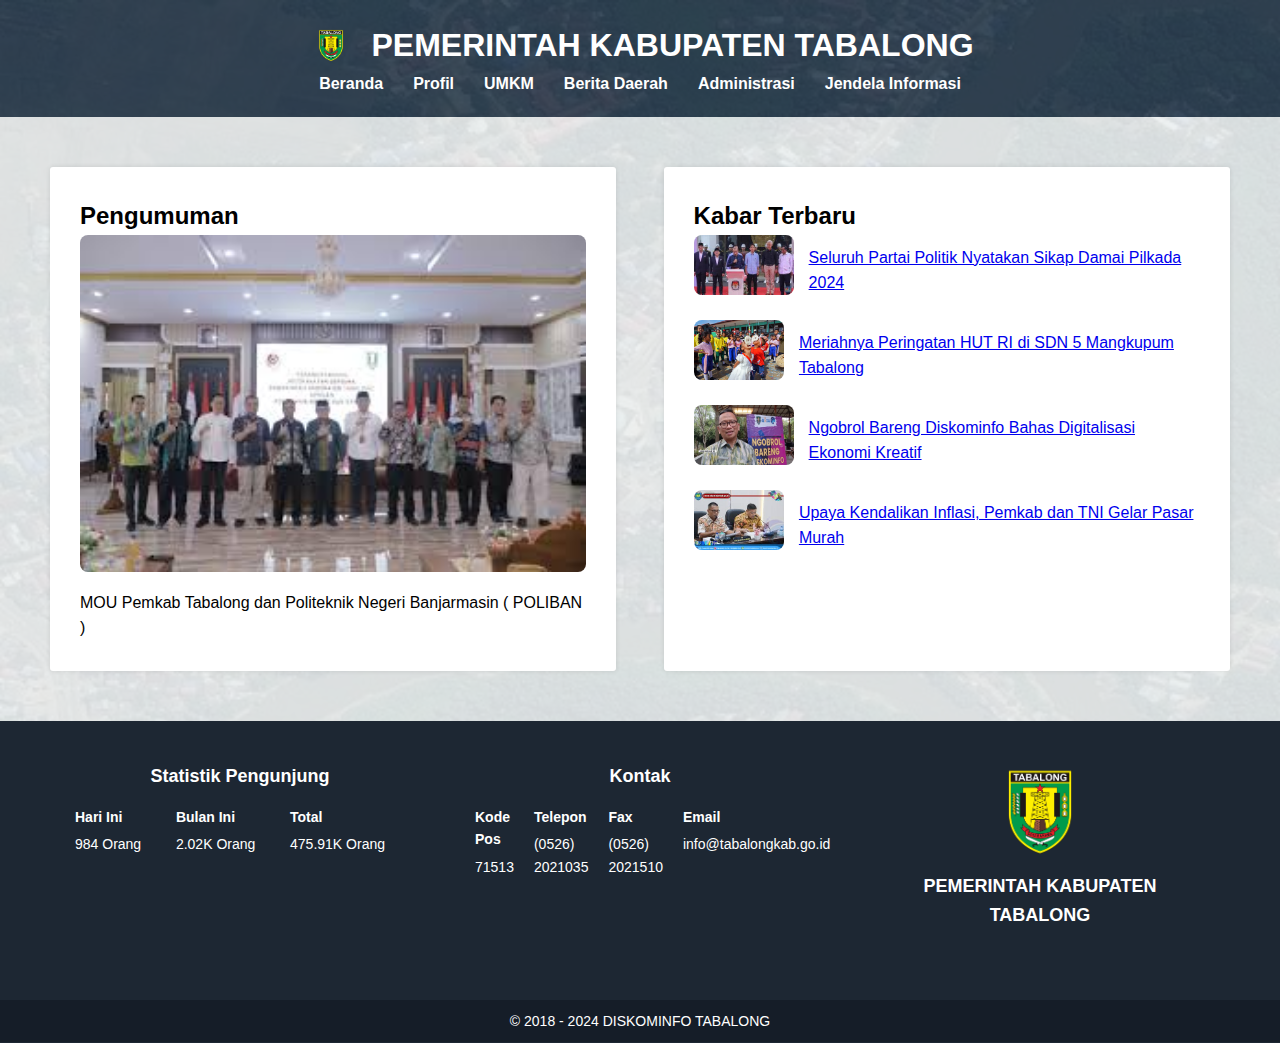
<file: index.html>
<!DOCTYPE html>
<html lang="en">
  <head>
    <meta charset="UTF-8" />
    <meta name="viewport" content="width=device-width, initial-scale=1.0" />
    <meta http-equiv="X-UA-Compatible" content="ie=edge" />
    <title>Simple Website with Images</title>
    <link rel="stylesheet" href="styles.css" />
    <style>
      /* Footer Styles */
      footer {
        background-color: #2b2f33;
        color: #ffffff;
        text-align: center;
        font-size: 14px;
      }

      .footer-container {
        max-width: 1200px;
        margin: 0 auto;
        display: flex;
        justify-content: space-between;
        flex-wrap: wrap;
      }

      .footer-section {
        flex: 1;
        padding: 20px;
        min-width: 200px;
      }

      .footer-section p,
      .footer-section strong {
        margin: 5px 0;
      }

      .footer-section img {
        height: 60px;
      }

      .footer-section h4 {
        margin-bottom: 10px;
        font-size: 18px;
      }

      .footer-bottom {
        margin-top: 20px;
      }

      .footer-bottom p {
        margin: 5px 0;
        font-size: 13px;
      }
    </style>
  </head>
  <body>
    <header>
      <div class="logo">
        <img src="Images/logo.png" alt="Logo Kabupaten Tabalong" />
        <h1>PEMERINTAH KABUPATEN TABALONG</h1>
      </div>
      <nav>
        <ul>
          <li><a href="#">Beranda</a></li>
          <li><a href="#">Profil</a></li>
          <li><a href="#">UMKM</a></li>
          <li><a href="#">Berita Daerah</a></li>
          <li><a href="#">Administrasi</a></li>
          <li><a href="#">Jendela Informasi</a></li>
        </ul>
      </nav>
    </header>

    <main>
      <section class="main-content">
        <div class="announcement">
          <h2>Pengumuman</h2>
          <img src="Images/announcement.png" alt="Announcement Image" />
          <p>
            MOU Pemkab Tabalong dan Politeknik Negeri Banjarmasin ( POLIBAN )
          </p>
        </div>

        <div class="latest-news">
          <h2>Kabar Terbaru</h2>
          <ul>
            <li>
              <img src="Images/news1.jpg" alt="News 1 Image" /><a href="#"
                >Seluruh Partai Politik Nyatakan Sikap Damai Pilkada 2024</a
              >
            </li>
            <li>
              <img src="Images/news2.jpg" alt="News 2 Image" /><a href="#"
                >Meriahnya Peringatan HUT RI di SDN 5 Mangkupum Tabalong</a
              >
            </li>
            <li>
              <img src="Images/news3.jpg" alt="News 3 Image" /><a href="#"
                >Ngobrol Bareng Diskominfo Bahas Digitalisasi Ekonomi Kreatif</a
              >
            </li>
            <li>
              <img src="Images/news4.jpg" alt="News 4 Image" /><a href="#"
                >Upaya Kendalikan Inflasi, Pemkab dan TNI Gelar Pasar Murah</a
              >
            </li>
          </ul>
        </div>
      </section>
    </main>

    <footer>
      <footer>
        <div class="footer-container">
          <div class="footer-section statistics">
            <h4>Statistik Pengunjung</h4>
            <div class="stats">
              <div>
                <strong>Hari Ini</strong>
                <p>984 Orang</p>
              </div>
              <div>
                <strong>Bulan Ini</strong>
                <p>2.02K Orang</p>
              </div>
              <div>
                <strong>Total</strong>
                <p>475.91K Orang</p>
              </div>
            </div>
          </div>

          <div class="footer-section contact">
            <h4>Kontak</h4>
            <div class="contact-info">
              <div>
                <strong>Kode Pos</strong>
                <p>71513</p>
              </div>
              <div>
                <strong>Telepon</strong>
                <p>(0526) 2021035</p>
              </div>
              <div>
                <strong>Fax</strong>
                <p>(0526) 2021510</p>
              </div>
              <div>
                <strong>Email</strong>
                <p>info@tabalongkab.go.id</p>
              </div>
            </div>
          </div>

          <div class="footer-section logo-section">
            <img src="Images/logo.png" alt="Logo Tabalong" />
            <h4>PEMERINTAH KABUPATEN TABALONG</h4>
          </div>
        </div>
        <div class="footer-bottom">
          <p>&copy; 2018 - 2024 DISKOMINFO TABALONG</p>
        </div>
      </footer>
    </footer>
  </body>
</html>
</file>
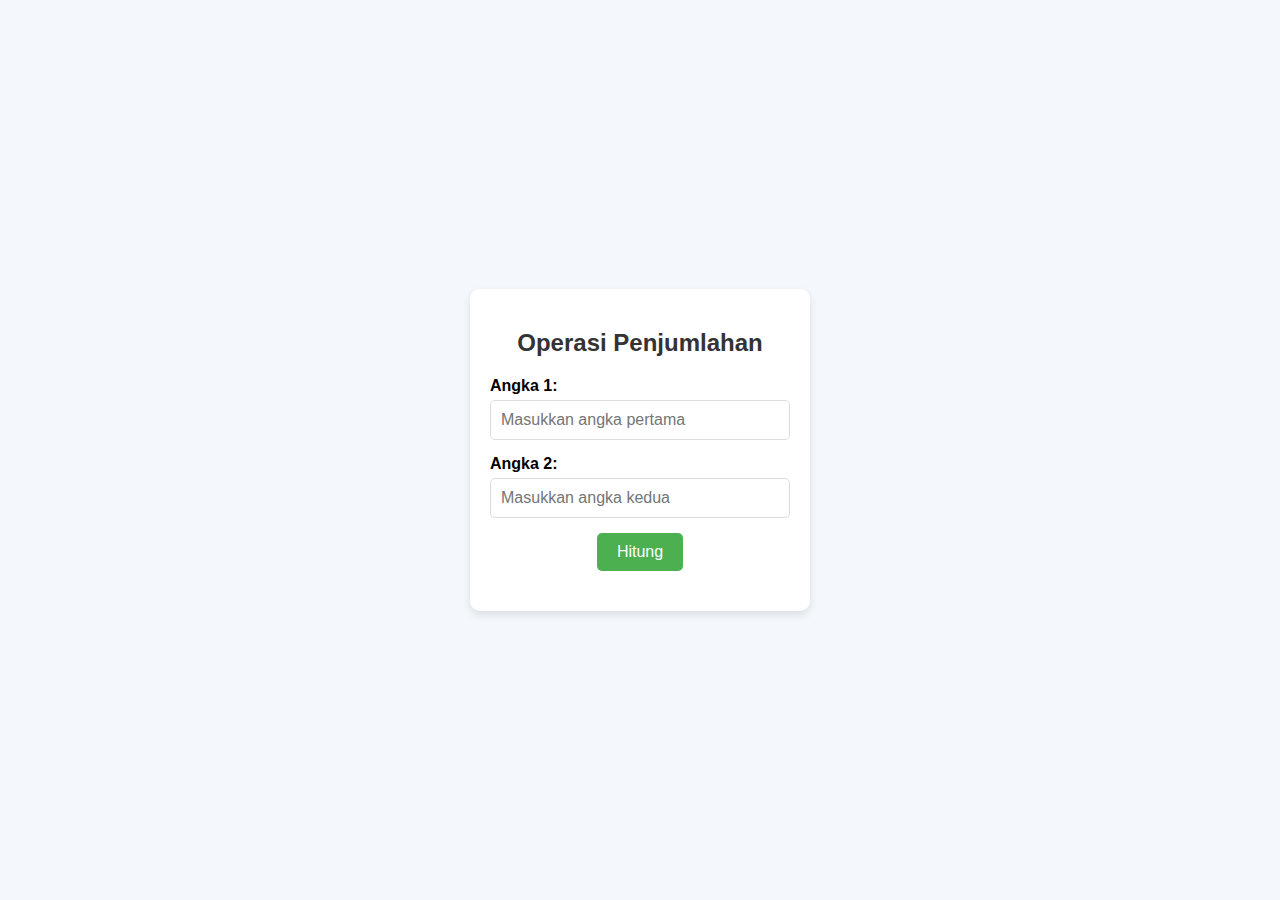
<file: codelab1/index.html>
<!DOCTYPE html>
<html lang="id">
<head>
    <meta charset="UTF-8">
    <meta name="viewport" content="width=device-width, initial-scale=1.0">
    <title>Operasi Penjumlahan</title>
    <link rel="stylesheet" href="styles.css">
    <script src="script.js" defer></script>
</head>
<body>
    <div class="container">
        <h2>Operasi Penjumlahan</h2>
        <div class="form-group">
            <label for="angka1">Angka 1:</label>
            <input type="number" id="angka1" placeholder="Masukkan angka pertama">
        </div>
        <div class="form-group">
            <label for="angka2">Angka 2:</label>
            <input type="number" id="angka2" placeholder="Masukkan angka kedua">
        </div>
        <button onclick="tambah()">Hitung</button>
        <p id="hasil"></p>
    </div>
</body>
</html>
</file>
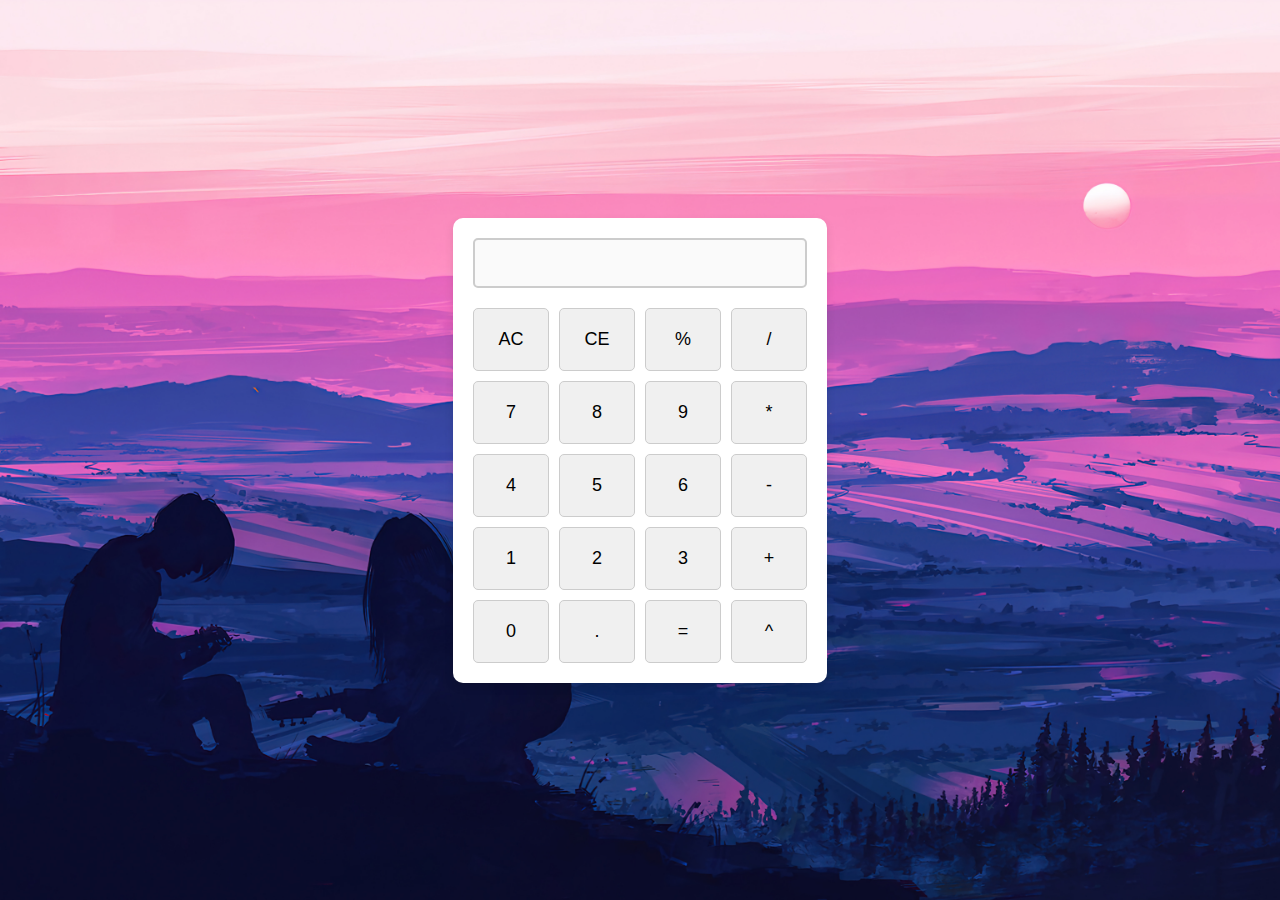
<file: Demo1/index.html>
<!DOCTYPE html>
<html lang="id">
<head>
  <meta charset="UTF-8">
  <meta name="viewport" content="width=device-width, initial-scale=1.0">
  <title>Kalkulator Sederhana</title>
  <link rel="stylesheet" href="styles.css">
</head>
<body>
  <div class="calculator">
    <div class="display">
      <input type="text" id="result" disabled>
    </div>
    <div class="buttons">
      <button class="button" onclick="clearAll()">AC</button>
      <button class="button" onclick="clearEntry()">CE</button>
      <button class="button" onclick="appendToDisplay('%')">%</button>
      <button class="button" onclick="appendToDisplay('/')">/</button>
      <button class="button" onclick="appendToDisplay('7')">7</button>
      <button class="button" onclick="appendToDisplay('8')">8</button>
      <button class="button" onclick="appendToDisplay('9')">9</button>
      <button class="button" onclick="appendToDisplay('*')">*</button>
      <button class="button" onclick="appendToDisplay('4')">4</button>
      <button class="button" onclick="appendToDisplay('5')">5</button>
      <button class="button" onclick="appendToDisplay('6')">6</button>
      <button class="button" onclick="appendToDisplay('-')">-</button>
      <button class="button" onclick="appendToDisplay('1')">1</button>
      <button class="button" onclick="appendToDisplay('2')">2</button>
      <button class="button" onclick="appendToDisplay('3')">3</button>
      <button class="button" onclick="appendToDisplay('+')">+</button>
      <button class="button" onclick="appendToDisplay('0')">0</button>
      <button class="button" onclick="appendToDisplay('.')">.</button>
      <button class="button" onclick="calculateResult()">=</button>
      <button class="button" onclick="appendToDisplay('**')">^</button>
    </div>
  </div>

  <script src="script.js"></script>
</body>
</html>
</file>
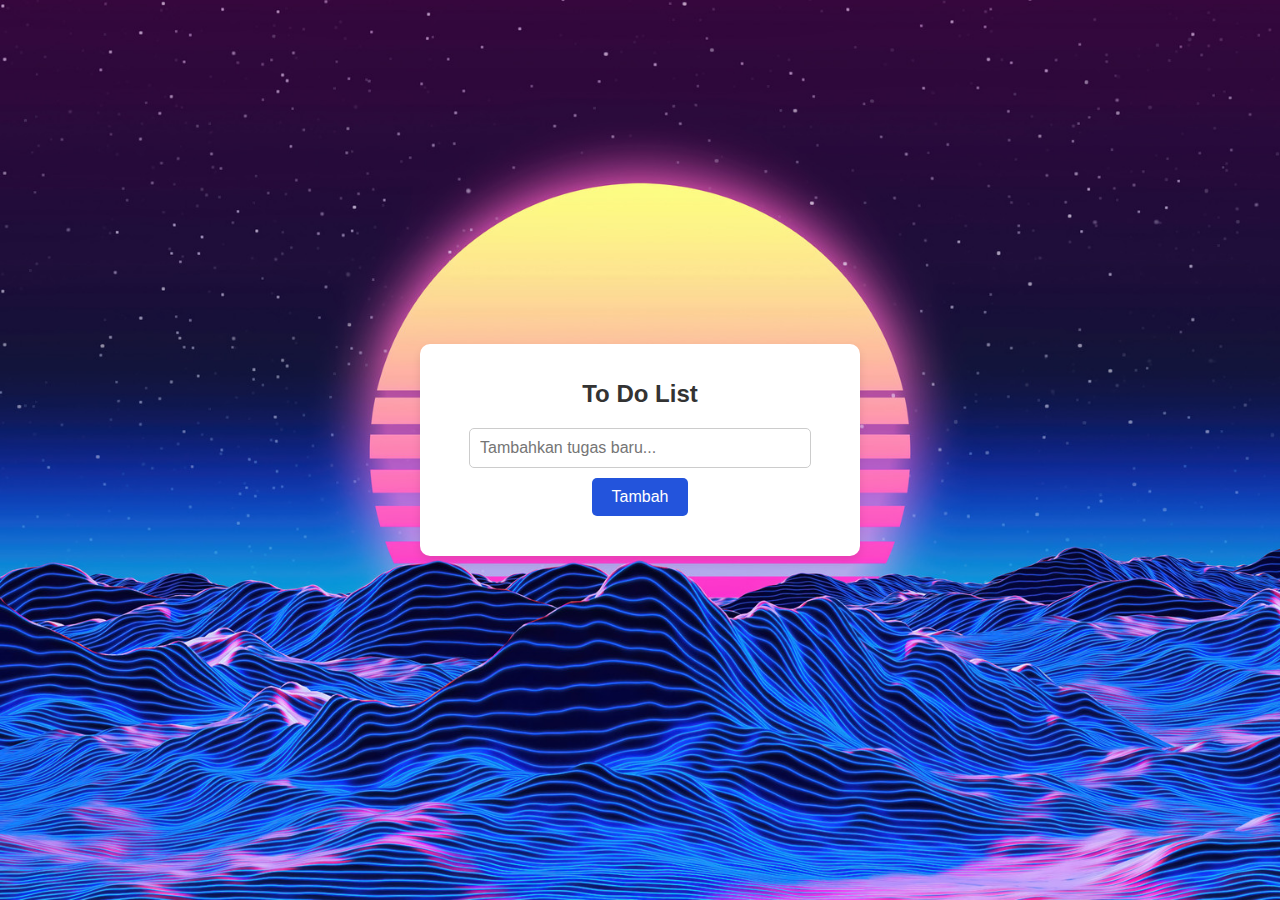
<file: Demo2/index.html>
<!DOCTYPE html>
<html lang="id">
<head>
    <meta charset="UTF-8">
    <meta name="viewport" content="width=device-width, initial-scale=1.0">
    <title>To Do List</title>
    <link rel="stylesheet" href="style.css">
</head>
<body>
    <div class="container">
        <h1>To Do List</h1>
        <input type="text" id="taskInput" placeholder="Tambahkan tugas baru..." />
        <button id="addBtn">Tambah</button>
        
        <ul id="taskList"></ul>
    </div>

    <script src="script.js"></script>
</body>
</html>
</file>
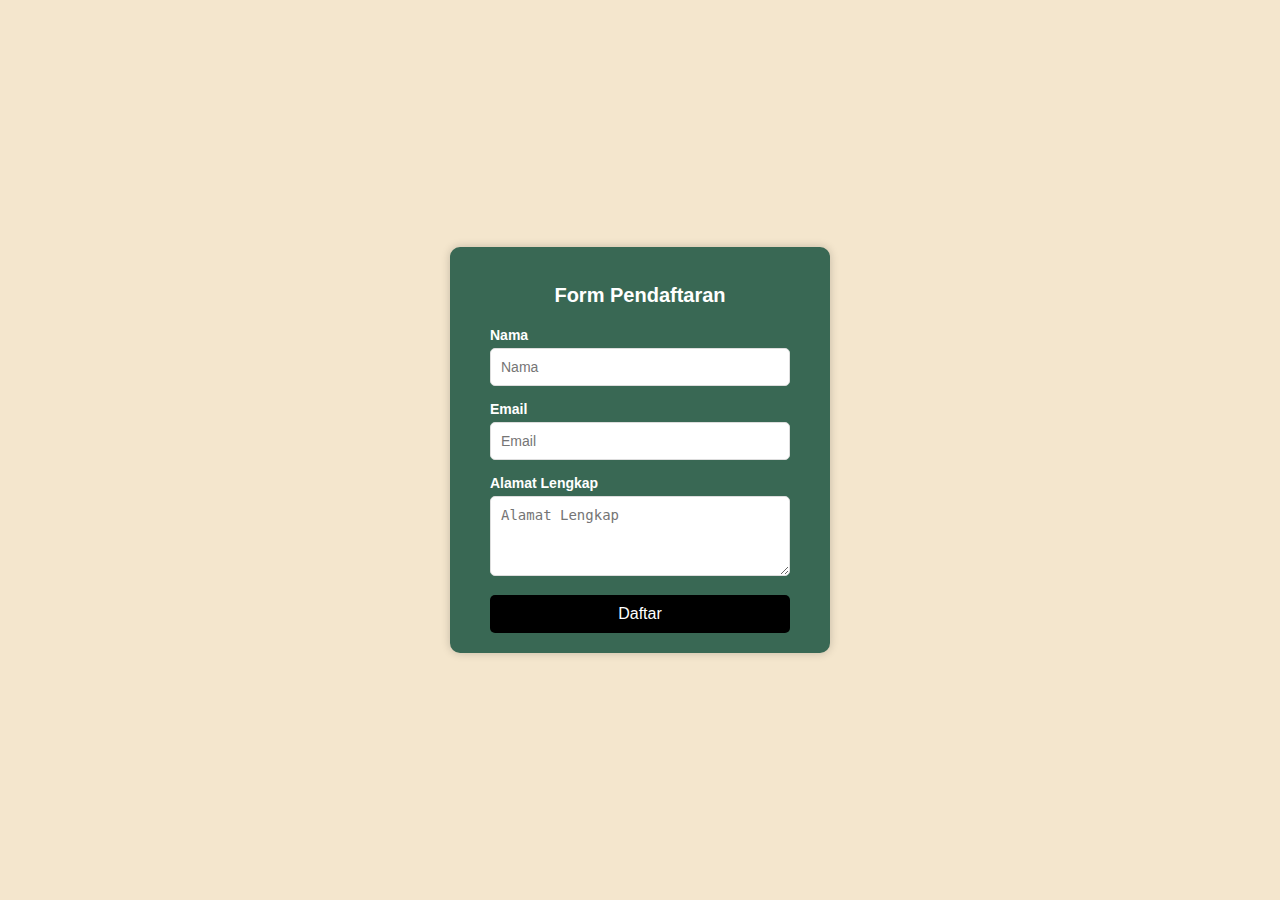
<file: Codelab2/validation.html>
<!DOCTYPE html>
<html lang="en">
  <head>
    <meta charset="UTF-8" />
    <meta name="viewport" content="width=device-width, initial-scale=1.0" />
    <title>Form Pendaftaran</title>
    <style>
      body {
        font-family: Arial, sans-serif;
        background-color: #f4e6cd;
        display: flex;
        justify-content: center;
        align-items: center;
        height: 100vh;
        margin: 0;
      }
      .form-container {
        background-color: #396854;
        padding: 20px 40px;
        border-radius: 10px;
        box-shadow: 0 0 10px rgba(0, 0, 0, 0.2);
        width: 300px;
      }
      h2 {
        color: #fff;
        text-align: center;
        margin-bottom: 20px;
        font-size: 20px;
      }
      label {
        color: #fff;
        font-size: 14px;
        font-weight: bold;
        display: block;
        margin-bottom: 5px;
      }
      input[type="text"],
      input[type="email"],
      textarea {
        width: 100%;
        padding: 10px;
        margin-bottom: 15px;
        border: 1px solid #ddd;
        border-radius: 5px;
        font-size: 14px;
        box-sizing: border-box;
      }
      textarea {
        resize: vertical;
        height: 80px;
      }
      button {
        width: 100%;
        padding: 10px;
        background-color: #000;
        color: #fff;
        border: none;
        border-radius: 5px;
        font-size: 16px;
        cursor: pointer;
      }
      button:hover {
        background-color: #333;
      }
    </style>
  </head>
  <body>
    <div class="form-container">
      <h2>Form Pendaftaran</h2>
      <form id="formPendaftaran">
        <label for="nama">Nama</label>
        <input type="text" id="nama" placeholder="Nama" required />

        <label for="email">Email</label>
        <input type="email" id="email" placeholder="Email" required />

        <label for="alamat">Alamat Lengkap</label>
        <textarea id="alamat" placeholder="Alamat Lengkap" required></textarea>

        <button type="button" onclick="validateForm()">Daftar</button>
      </form>
    </div>

    <script>
      function validateForm() {
        let nama = document.getElementById("nama").value;
        let email = document.getElementById("email").value;
        let alamat = document.getElementById("alamat").value;

        if (!nama || !email || !alamat) {
          alert("Semua data harus diisi.");
        } else {
          alert("Formulir berhasil dikirim!");
        }
      }
    </script>
  </body>
</html>
</file>
<file: styles.css>
* {
  margin: 0;
  padding: 0;
  box-sizing: border-box;
}

body {
  font-family: Arial, sans-serif;
  line-height: 1.6;
  padding-bottom: px; /* Memberi ruang di bawah untuk footer */
  background-image: url("Images/background.jpg"); /* Ganti dengan nama file gambar latar belakang */
  background-size: cover; /* Menyesuaikan gambar dengan ukuran layar */
  background-position: center; /* Memusatkan gambar */
  background-repeat: no-repeat; /* Tidak mengulang gambar */
}

header {
  background-color: rgba(44, 62, 80, 0.9); /* Tambahkan transparansi */
  color: white;
  padding: 20px 0;
}

header .logo {
  display: flex;
  align-items: center;
  justify-content: center;
}

header .logo img {
  width: 50px;
  margin-right: 15px;
}

header .logo h1 {
  text-align: center;
}

nav ul {
  display: flex;
  justify-content: center;
  list-style: none;
}

nav ul li {
  margin: 0 15px;
}

nav ul li a {
  color: white;
  text-decoration: none;
  font-weight: bold;
}

main {
  padding: 50px;
  background-color: rgba(
    236,
    240,
    241,
    0.9
  ); /* Tambahkan transparansi untuk main */
}

.main-content {
  display: flex;
  justify-content: space-between;
  background-image: url("");
}

.announcement,
.latest-news {
  width: 48%;
  background-color: #ffffff;
  padding: 30px;
  border-radius: 3px;
  box-shadow: 0px 0px 5px rgba(0, 0, 0, 0.1);
}

.announcement img,
.latest-news ul img {
  width: 100%;
  height: auto;
  border-radius: 8px;
  margin-bottom: 10px;
}

.latest-news ul {
  list-style: none;
  padding: 0;
}

.latest-news ul li {
  display: flex;
  align-items: center;
  margin-bottom: 15px;
}

.latest-news ul li img {
  width: 100px;
  height: 60px;
  margin-right: 15px;
  border-radius: 8px;
}

footer {
  /* Footer Styles */
  footer {
    background-color: #1d2733; /* Warna latar belakang lebih gelap */
    color: white;
    padding: 1px 0;
    position: relative;
    width: 100%;
  }

  .footer-container {
    max-width: 1200px;
    margin: 0 auto;
    display: flex;
    justify-content: space-between;
    align-items: flex-start;
    padding: 20px 0;
  }

  .footer-section {
    flex: 1;
    margin: 0 15px;
  }

  .footer-section.statistics,
  .footer-section.contact {
    display: flex;
    flex-direction: column;
  }

  .footer-section.statistics h4,
  .footer-section.contact h4 {
    margin-bottom: 15px;
  }

  .footer-section .stats,
  .footer-section .contact-info {
    display: flex;
    justify-content: space-between;
  }

  .footer-section .stats div,
  .footer-section .contact-info div {
    margin-right: 20px;
    text-align: left;
  }

  .footer-section .stats div p,
  .footer-section .contact-info div p {
    margin: 5px 0;
    font-size: 14px;
  }

  .footer-section.logo-section {
    display: flex;
    flex-direction: column;
    align-items: center;
  }

  .footer-section.logo-section img {
    height: 100px; /* Atur tinggi logo */
    margin-bottom: 10px;
  }

  .footer-bottom {
    text-align: center;
    background-color: #151d28; 
    padding: 10px 0;
    margin-top: 20px;
    
  }

  .footer-bottom p {
    margin: 0;
    font-size: 14px;
  }
}
</file>
<file: codelab1/styles.css>
body {
    font-family: Arial, sans-serif;
    background-color: #f4f7fc;
    display: flex;
    justify-content: center;
    align-items: center;
    height: 100vh;
    margin: 0;
}

.container {
    background-color: white;
    padding: 20px;
    border-radius: 10px;
    box-shadow: 0 4px 8px rgba(0, 0, 0, 0.1);
    width: 300px;
    text-align: center;
}

h2 {
    color: #333;
}

.form-group {
    margin-bottom: 15px;
    text-align: left;
}

label {
    font-weight: bold;
    margin-bottom: 5px;
    display: block;
}

input {
    width: 100%;
    padding: 10px;
    border-radius: 5px;
    border: 1px solid #ddd;
    box-sizing: border-box;
    font-size: 16px;
}

button {
    padding: 10px 20px;
    border: none;
    background-color: #4CAF50;
    color: white;
    font-size: 16px;
    border-radius: 5px;
    cursor: pointer;
}

button:hover {
    background-color: #45a049;
}

p {
    margin-top: 20px;
    font-size: 18px;
    color: #333;
}
</file>
<file: Demo1/styles.css>
* {
  margin: 0;
  padding: 0;
  box-sizing: border-box;
}

body {
  font-family: Arial, sans-serif;
  background-image: url('images.jpg'); /* Ganti 'path-ke-foto.jpg' dengan path gambar yang ingin kamu gunakan */
  background-size: cover; /* Mengatur gambar agar memenuhi seluruh layar */
  background-position: center; /* Posisikan gambar di tengah */
  background-repeat: no-repeat; /* Menghindari pengulangan gambar */
  display: flex;
  justify-content: center;
  align-items: center;
  height: 100vh;
}

.calculator {
  background-color: #fff;
  border-radius: 10px;
  box-shadow: 0 4px 10px rgba(0, 0, 0, 0.1);
  padding: 20px;
}

.display input {
  width: 100%;
  height: 50px;
  font-size: 24px;
  text-align: right;
  padding: 10px;
  border: 2px solid #ccc;
  border-radius: 5px;
  margin-bottom: 20px;
}

.buttons {
  display: grid;
  grid-template-columns: repeat(4, 1fr);
  gap: 10px;
}

.button {
  background-color: #f0f0f0;
  border: 1px solid #ccc;
  border-radius: 5px;
  font-size: 18px;
  padding: 20px;
  cursor: pointer;
  transition: background-color 0.3s ease;
}

.button:hover {
  background-color: #13d8ff;
}

button:active {
  background-color: #ccc;
}
</file>
<file: Demo2/style.css>
body {
  font-family: Arial, sans-serif;
  background-image: url("sunset-stars-night-sky-synthwave-abstract-digital-art-hd-wallpaper-uhdpaper.com-625@2@a.jpg"); /* Ganti 'path-ke-foto.jpg' dengan path yang benar menuju gambar yang ingin kamu gunakan */
  background-size: cover; /* Mengatur agar gambar menutupi seluruh layar */
  background-position: center; /* Menempatkan gambar di tengah */
  background-repeat: no-repeat; /* Menghindari pengulangan gambar */
  display: flex;
  justify-content: center;
  align-items: center;
  height: 100vh;
  margin: 0;
}

.container {
  width: 400px;
  background-color: white;
  padding: 20px;
  box-shadow: 0 4px 8px rgba(0, 0, 0, 0.1);
  border-radius: 10px;
  text-align: center;
}

h1 {
  color: #333;
  font-size: 24px;
  margin-bottom: 20px;
}

input {
  width: 80%;
  padding: 10px;
  font-size: 16px;
  border: 1px solid #ccc;
  border-radius: 5px;
}

button {
  padding: 10px 20px;
  margin-top: 10px;
  font-size: 16px;
  background-color: #2354dc;
  color: white;
  border: none;
  border-radius: 5px;
  cursor: pointer;
}

button:hover {
  background-color: #003cff;
}

ul {
  list-style-type: none;
  padding: 0;
  margin-top: 20px;
}

li {
  background-color: #f9f9f9;
  margin: 10px 0;
  padding: 10px;
  border-radius: 5px;
  display: flex;
  justify-content: space-between;
  align-items: center;
  font-size: 18px;
}

li button {
  background-color: #36b8f4;
  color: white;
  border: none;
  padding: 5px 10px;
  cursor: pointer;
}

li button:hover {
  background-color: #e53935;
}
</file>
